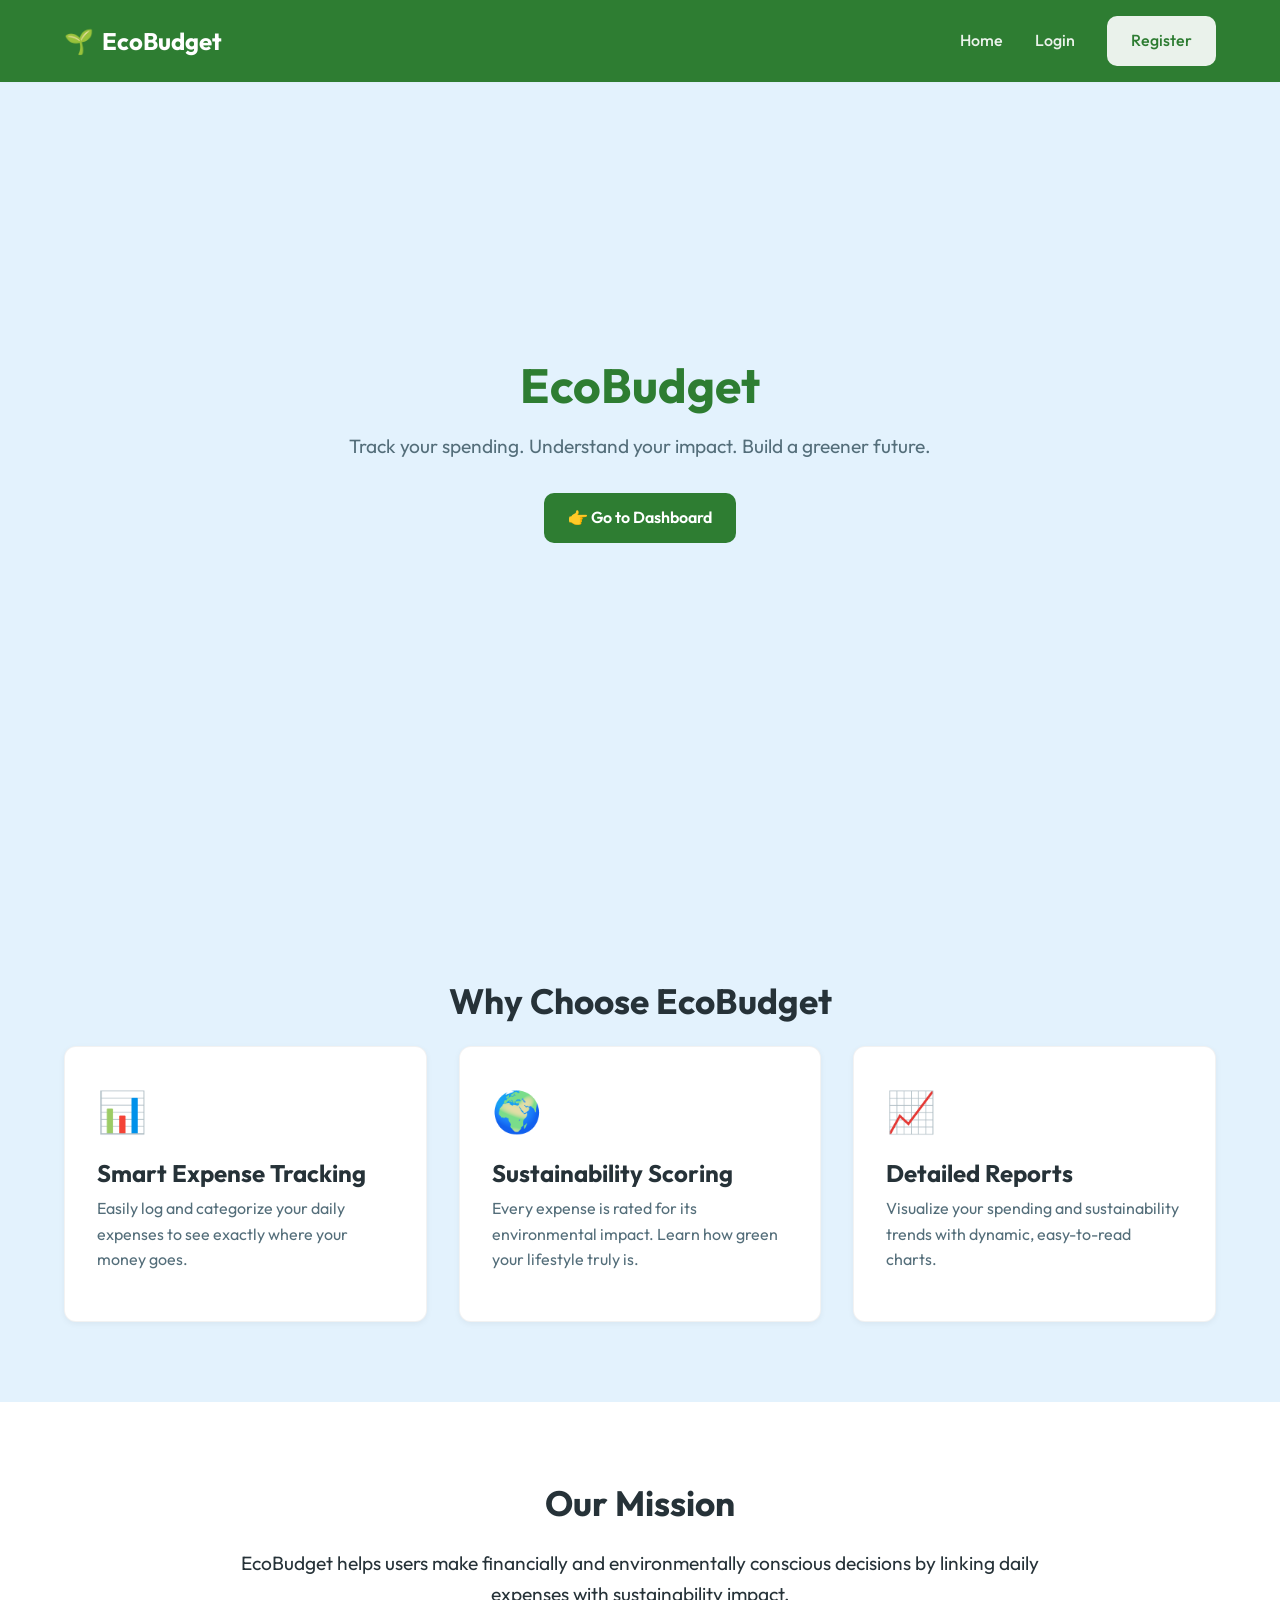
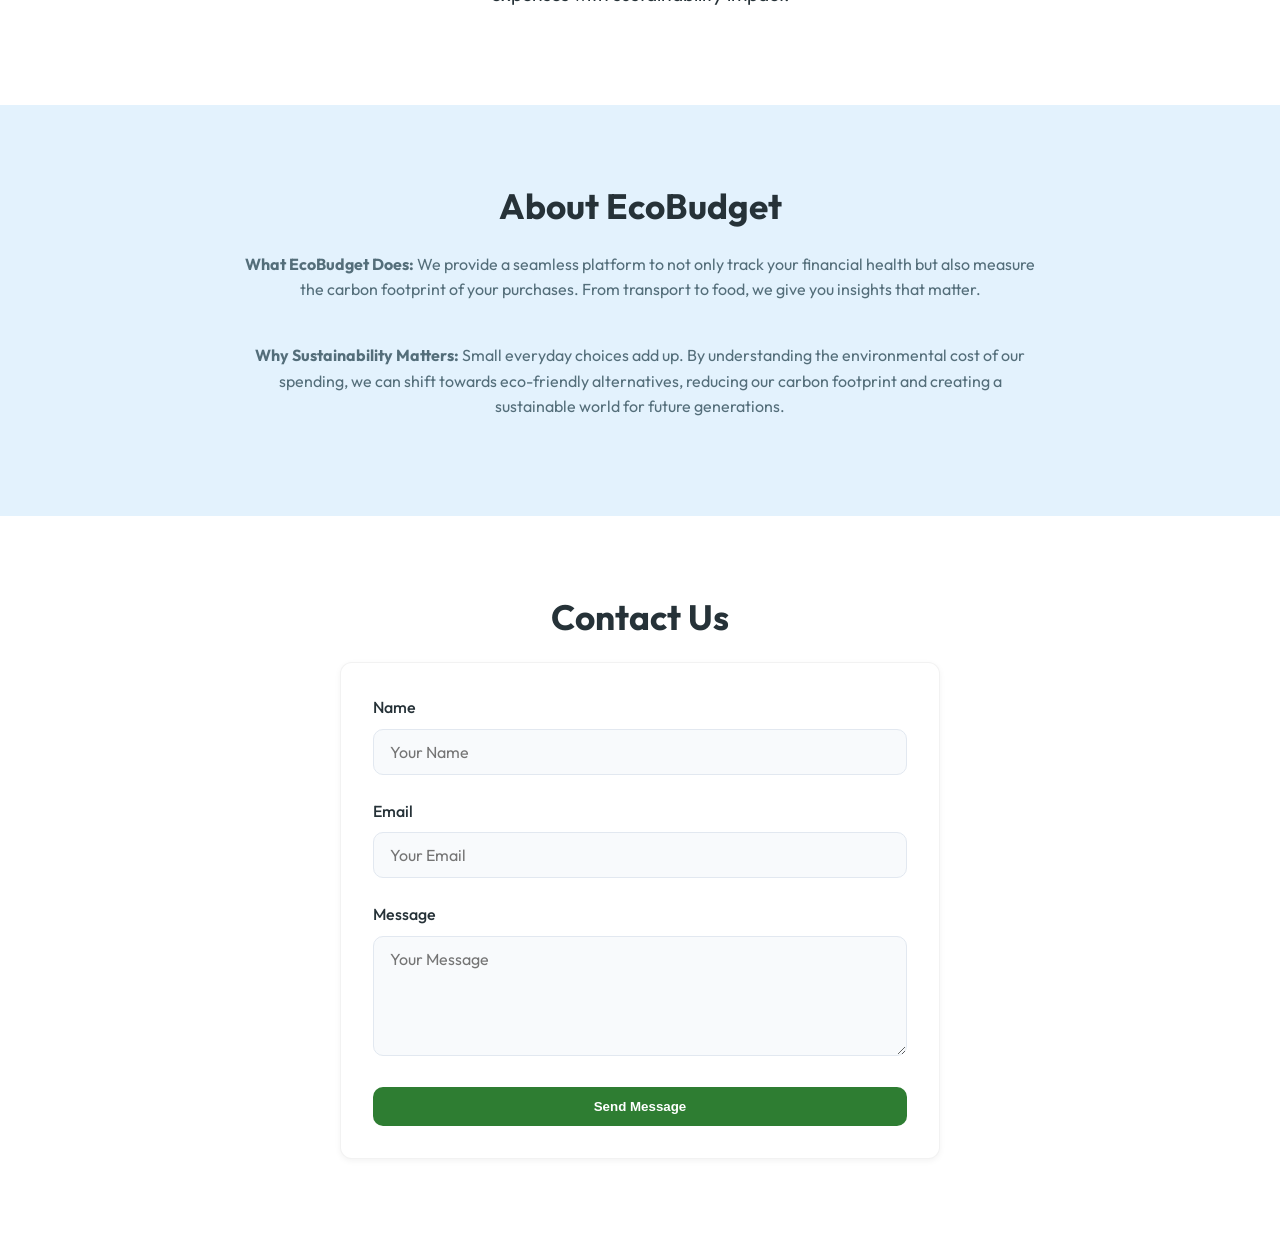
<file: Eco-Budget - progress 2/Eco-Budget - progress 2/frontend/index.html>
<!DOCTYPE html>
<html lang="en">
<head>
    <meta charset="UTF-8">
    <meta name="viewport" content="width=device-width, initial-scale=1.0">
    <title>EcoBudget - Smart Budget & Sustainability Tracker</title>
    <meta name="description" content="Track your spending. Understand your impact. Build a greener future.">
    <link rel="stylesheet" href="style.css">
</head>
<body>

    <!-- Navbar -->
    <nav class="navbar">
        <div class="logo">
            <span>🌱</span> EcoBudget
        </div>
        <div class="nav-links" id="nav-links">
            <a href="index.html">Home</a>
            <a href="login.html" id="nav-login">Login</a>
            <a href="register.html" id="nav-register" class="btn-primary">Register</a>
            <a href="dashboard.html" id="nav-dashboard" style="display:none;">Dashboard</a>
            <a href="#" id="nav-logout" class="btn-primary" style="display:none;">Logout</a>
        </div>
    </nav>

    <!-- Hero Section -->
    <section class="hero" id="home">
        <div class="container">
            <h1>EcoBudget</h1>
            <p>Track your spending. Understand your impact. Build a greener future.</p>
            <a href="dashboard.html" class="btn-primary">👉 Go to Dashboard</a>
        </div>
    </section>

    <!-- Why Choose EcoBudget Section -->
    <section id="features">
        <div class="container">
            <h2>Why Choose EcoBudget</h2>
            <div class="grid-3">
                <div class="card">
                    <span class="card-icon">📊</span>
                    <h3>Smart Expense Tracking</h3>
                    <p>Easily log and categorize your daily expenses to see exactly where your money goes.</p>
                </div>
                <div class="card">
                    <span class="card-icon">🌍</span>
                    <h3>Sustainability Scoring</h3>
                    <p>Every expense is rated for its environmental impact. Learn how green your lifestyle truly is.</p>
                </div>
                <div class="card">
                    <span class="card-icon">📈</span>
                    <h3>Detailed Reports</h3>
                    <p>Visualize your spending and sustainability trends with dynamic, easy-to-read charts.</p>
                </div>
            </div>
        </div>
    </section>

    <!-- Our Mission Section -->
    <section id="mission" style="background-color: var(--surface-color);">
        <div class="container" style="text-align: center; max-width: 800px;">
            <h2>Our Mission</h2>
            <p style="font-size: 1.2rem; color: var(--text-primary);">
                EcoBudget helps users make financially and environmentally conscious decisions by linking daily expenses with sustainability impact.
            </p>
        </div>
    </section>

    <!-- About Section -->
    <section id="about">
        <div class="container">
            <h2>About EcoBudget</h2>
            <div style="display: flex; flex-direction: column; gap: 1.5rem; max-width: 800px; margin: 0 auto; text-align: center;">
                <p>
                    <strong>What EcoBudget Does:</strong> We provide a seamless platform to not only track your financial health but also measure the carbon footprint of your purchases. From transport to food, we give you insights that matter.
                </p>
                <p>
                    <strong>Why Sustainability Matters:</strong> Small everyday choices add up. By understanding the environmental cost of our spending, we can shift towards eco-friendly alternatives, reducing our carbon footprint and creating a sustainable world for future generations.
                </p>
            </div>
        </div>
    </section>

    <!-- Contact Section -->
    <section id="contact" style="background-color: var(--surface-color);">
        <div class="container" style="max-width: 600px;">
            <h2>Contact Us</h2>
            <form class="card" onsubmit="event.preventDefault(); alert('Message sent successfully!');">
                <div class="form-group">
                    <label for="name">Name</label>
                    <input type="text" id="name" class="form-control" placeholder="Your Name" required>
                </div>
                <div class="form-group">
                    <label for="email">Email</label>
                    <input type="email" id="email" class="form-control" placeholder="Your Email" required>
                </div>
                <div class="form-group">
                    <label for="message">Message</label>
                    <textarea id="message" class="form-control" placeholder="Your Message" required></textarea>
                </div>
                <button type="submit" class="btn-primary" style="width: 100%; justify-content: center;">Send Message</button>
            </form>
        </div>
    </section>

</body>
</html>
</file>
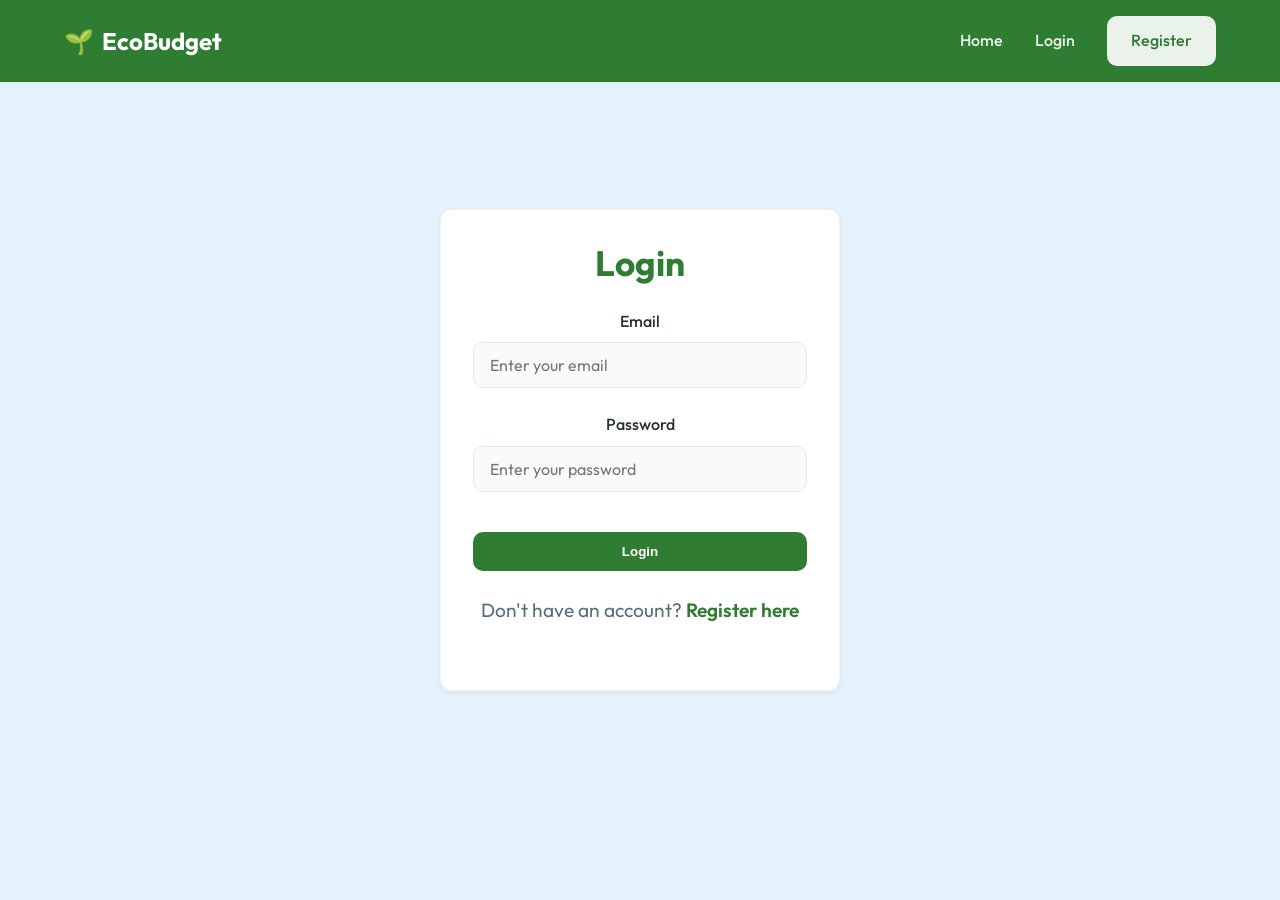
<file: Eco-Budget - progress 2/Eco-Budget - progress 2/frontend/login.html>
<!DOCTYPE html>
<html lang="en">
<head>
    <meta charset="UTF-8">
    <meta name="viewport" content="width=device-width, initial-scale=1.0">
    <title>Login - EcoBudget</title>
    <link rel="stylesheet" href="style.css">
</head>
<body>

    <!-- Navbar -->
    <nav class="navbar">
        <div class="logo">
            <span>🌱</span> EcoBudget
        </div>
        <div class="nav-links" id="nav-links">
            <a href="index.html">Home</a>
            <a href="login.html" id="nav-login">Login</a>
            <a href="register.html" id="nav-register" class="btn-primary">Register</a>
            <a href="dashboard.html" id="nav-dashboard" style="display:none;">Dashboard</a>
            <a href="#" id="nav-logout" class="btn-primary" style="display:none;">Logout</a>
        </div>
    </nav>

    <section class="hero" style="min-height: 100vh; display: flex; align-items: center; justify-content: center; padding-top: 5rem;">
        <div class="card" style="width: 100%; max-width: 400px;">
            <h2 style="text-align: center; margin-bottom: 1.5rem; color: var(--brand-primary);">Login</h2>
            <div id="login-error" style="color: var(--color-red); margin-bottom: 1rem; text-align: center; display: none;"></div>
            <form id="login-form">
                <div class="form-group">
                    <label for="login-email">Email</label>
                    <input type="email" id="login-email" class="form-control" placeholder="Enter your email" required>
                </div>
                <div class="form-group">
                    <label for="login-password">Password</label>
                    <input type="password" id="login-password" class="form-control" placeholder="Enter your password" required>
                </div>
                <button type="submit" class="btn-primary" style="width: 100%; justify-content: center; margin-top: 1rem;">Login</button>
            </form>
            <p style="text-align: center; margin-top: 1.5rem; color: var(--text-secondary);">
                Don't have an account? <a href="register.html" style="color: var(--brand-primary); font-weight: 600;">Register here</a>
            </p>
        </div>
    </section>

    <script src="script.js"></script>
</body>
</html>
</file>
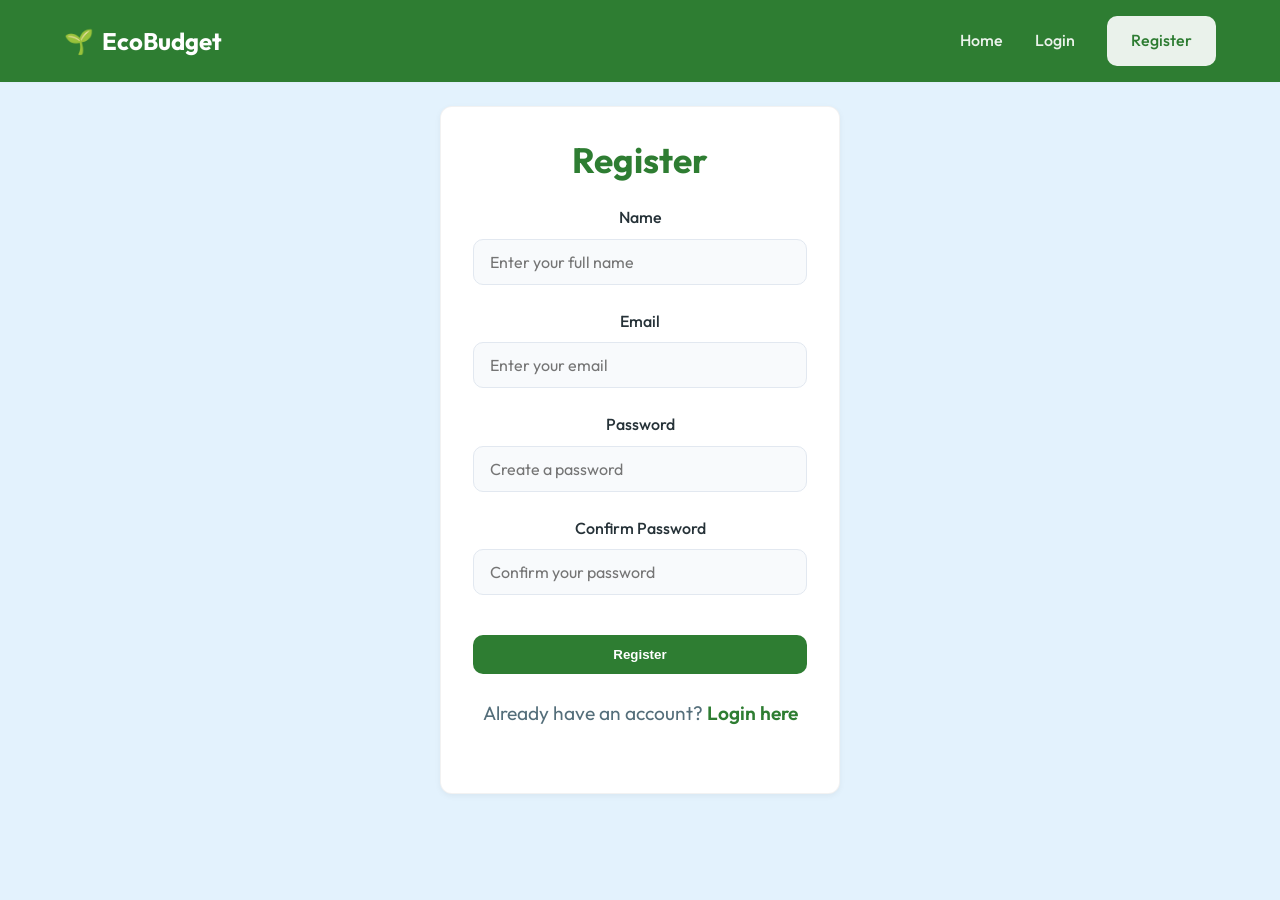
<file: Eco-Budget - progress 2/Eco-Budget - progress 2/frontend/register.html>
<!DOCTYPE html>
<html lang="en">
<head>
    <meta charset="UTF-8">
    <meta name="viewport" content="width=device-width, initial-scale=1.0">
    <title>Register - EcoBudget</title>
    <link rel="stylesheet" href="style.css">
</head>
<body>

    <!-- Navbar -->
    <nav class="navbar">
        <div class="logo">
            <span>🌱</span> EcoBudget
        </div>
        <div class="nav-links" id="nav-links">
            <a href="index.html">Home</a>
            <a href="login.html" id="nav-login">Login</a>
            <a href="register.html" id="nav-register" class="btn-primary">Register</a>
            <a href="dashboard.html" id="nav-dashboard" style="display:none;">Dashboard</a>
            <a href="#" id="nav-logout" class="btn-primary" style="display:none;">Logout</a>
        </div>
    </nav>

    <section class="hero" style="min-height: 100vh; display: flex; align-items: center; justify-content: center; padding-top: 5rem;">
        <div class="card" style="width: 100%; max-width: 400px;">
            <h2 style="text-align: center; margin-bottom: 1.5rem; color: var(--brand-primary);">Register</h2>
            <div id="register-error" style="color: var(--color-red); margin-bottom: 1rem; text-align: center; display: none;"></div>
            <form id="register-form">
                <div class="form-group">
                    <label for="reg-name">Name</label>
                    <input type="text" id="reg-name" class="form-control" placeholder="Enter your full name" required>
                </div>
                <div class="form-group">
                    <label for="reg-email">Email</label>
                    <input type="email" id="reg-email" class="form-control" placeholder="Enter your email" required>
                </div>
                <div class="form-group">
                    <label for="reg-password">Password</label>
                    <input type="password" id="reg-password" class="form-control" placeholder="Create a password" required>
                </div>
                <div class="form-group">
                    <label for="reg-confirm-password">Confirm Password</label>
                    <input type="password" id="reg-confirm-password" class="form-control" placeholder="Confirm your password" required>
                </div>
                <button type="submit" class="btn-primary" style="width: 100%; justify-content: center; margin-top: 1rem;">Register</button>
            </form>
            <p style="text-align: center; margin-top: 1.5rem; color: var(--text-secondary);">
                Already have an account? <a href="login.html" style="color: var(--brand-primary); font-weight: 600;">Login here</a>
            </p>
        </div>
    </section>

    <script src="script.js"></script>
</body>
</html>
</file>
<file: Eco-Budget - progress 2/Eco-Budget - progress 2/frontend/style.css>
@import url('https://fonts.googleapis.com/css2?family=Outfit:wght@300;400;500;600;700&display=swap');

:root {
  /* Core Colors */
  --bg-color: #E3F2FD;
  --surface-color: #FFFFFF;
  --text-primary: #263238;
  --text-secondary: #546E7A;
  
  /* Status Colors */
  --color-green: #2E7D32;
  --color-green-light: rgba(46, 125, 50, 0.1);
  --color-yellow: #F9A825;
  --color-yellow-light: rgba(249, 168, 37, 0.1);
  --color-red: #C62828;
  --color-red-light: rgba(198, 40, 40, 0.1);
  
  /* Accent Colors */
  --color-gold: #C9A227;
  --color-gold-light: #E6C76B;

  /* Primary Brand */
  --brand-primary: #2E7D32;
  --brand-primary-hover: #1B5E20;

  /* Secondary UI */
  --brand-secondary: #42A5F5;
  --brand-secondary-light: #E3F2FD;

  /* Spacing & Borders */
  --radius-md: 10px;
  --radius-lg: 12px;
  --shadow-sm: 0 1px 3px rgba(0,0,0,0.02);
  --shadow-md: 0 2px 6px rgba(0,0,0,0.05);
  --shadow-lg: 0 4px 12px rgba(0,0,0,0.08);
  --transition: all 0.3s ease;
}

* {
  margin: 0;
  padding: 0;
  box-sizing: border-box;
}

body {
  font-family: 'Outfit', sans-serif;
  background-color: var(--bg-color);
  color: var(--text-primary);
  line-height: 1.6;
}

a {
  text-decoration: none;
  color: inherit;
}

/* Typography */
h1, h2, h3, h4 {
  font-weight: 700;
  line-height: 1.2;
}

h1 { font-size: 3rem; margin-bottom: 1rem; color: var(--text-primary); }
h2 { font-size: 2.2rem; margin-bottom: 1.5rem; text-align: center; }
h3 { font-size: 1.5rem; margin-bottom: 0.5rem; }
p { color: var(--text-secondary); margin-bottom: 1rem; }

/* Navbar */
.navbar {
  position: fixed;
  top: 0;
  left: 0;
  right: 0;
  background-color: var(--brand-primary);
  display: flex;
  justify-content: space-between;
  align-items: center;
  padding: 1rem 5%;
  z-index: 1000;
  box-shadow: var(--shadow-sm);
}

.logo {
  font-size: 1.5rem;
  font-weight: 700;
  color: #FFFFFF;
  display: flex;
  align-items: center;
  gap: 0.5rem;
}

.nav-links {
  display: flex;
  gap: 2rem;
  align-items: center;
}

.nav-links a {
  font-weight: 500;
  color: #FFFFFF;
  opacity: 0.9;
  transition: var(--transition);
}

.nav-links a:hover {
  opacity: 1;
}

.btn-primary {
  background-color: var(--brand-primary);
  color: white !important;
  padding: 0.75rem 1.5rem;
  border-radius: var(--radius-md);
  font-weight: 600;
  transition: var(--transition);
  border: none;
  cursor: pointer;
  display: inline-flex;
  align-items: center;
  gap: 0.5rem;
}

.btn-secondary {
  background-color: var(--brand-secondary);
  color: white !important;
  padding: 0.75rem 1.5rem;
  border-radius: var(--radius-md);
  font-weight: 600;
  transition: var(--transition);
  border: none;
  cursor: pointer;
  display: inline-flex;
  align-items: center;
  gap: 0.5rem;
}

.navbar .btn-primary {
  background-color: #FFFFFF;
  color: var(--brand-primary) !important;
}

.navbar .btn-primary:hover {
  background-color: var(--bg-color);
  transform: translateY(-2px);
  box-shadow: var(--shadow-md);
}

.btn-primary:hover {
  background-color: var(--brand-primary-hover);
  transform: translateY(-2px);
  box-shadow: var(--shadow-md);
}

.btn-secondary:hover {
  background-color: #1E88E5; /* darker light blue */
  transform: translateY(-2px);
  box-shadow: var(--shadow-md);
}

/* Sections */
section {
  padding: 5rem 5%;
}

.container {
  max-width: 1200px;
  margin: 0 auto;
}

/* Hero Section */
.hero {
  height: 100vh;
  display: flex;
  flex-direction: column;
  justify-content: center;
  align-items: center;
  text-align: center;
  background-color: var(--bg-color);
  padding-top: 5rem;
}

.hero h1 {
  color: var(--brand-primary);
}

.hero p {
  font-size: 1.2rem;
  max-width: 600px;
  margin-bottom: 2rem;
}

/* Cards & Grids */
.grid-3 {
  display: grid;
  grid-template-columns: repeat(auto-fit, minmax(300px, 1fr));
  gap: 2rem;
}

.card {
  background-color: var(--surface-color);
  border-radius: var(--radius-lg);
  padding: 2rem;
  box-shadow: var(--shadow-md);
  transition: var(--transition);
  border: 1px solid rgba(0,0,0,0.05);
}

.card:hover {
  transform: translateY(-5px);
  box-shadow: var(--shadow-lg);
}

.card-icon {
  font-size: 2.5rem;
  margin-bottom: 1rem;
  display: inline-block;
}

/* Forms */
.form-group {
  margin-bottom: 1.5rem;
}

.form-group label {
  display: block;
  font-weight: 500;
  margin-bottom: 0.5rem;
  color: var(--text-primary);
}

.form-control {
  width: 100%;
  padding: 0.75rem 1rem;
  border: 1px solid #e2e8f0;
  border-radius: var(--radius-md);
  font-family: inherit;
  font-size: 1rem;
  transition: var(--transition);
  background-color: #f8fafc;
}

.form-control:focus {
  outline: none;
  border-color: var(--brand-primary);
  box-shadow: 0 0 0 3px rgba(5, 150, 105, 0.1);
  background-color: white;
}

textarea.form-control {
  resize: vertical;
  min-height: 120px;
}

/* Dashboard Layout */
.dashboard-layout {
  display: grid;
  grid-template-columns: 300px 1fr;
  gap: 2rem;
  margin-top: 4rem;
  padding: 3rem 5%;
  background-color: var(--bg-color);
  min-height: calc(100vh - 4rem);
}

@media (max-width: 900px) {
  .dashboard-layout {
    grid-template-columns: 1fr;
  }
}

/* Summary Cards (Dashboard) */
.summary-grid {
  display: grid;
  grid-template-columns: repeat(auto-fit, minmax(200px, 1fr));
  gap: 1.5rem;
  margin-bottom: 2rem;
}

.summary-card {
  background: white;
  padding: 1.5rem;
  border-radius: var(--radius-lg);
  box-shadow: var(--shadow-md);
  display: flex;
  flex-direction: column;
  position: relative;
  overflow: hidden;
}

.summary-card::before {
  content: '';
  position: absolute;
  top: 0;
  left: 0;
  width: 4px;
  height: 100%;
  background-color: var(--brand-primary);
}

.summary-card.income::before { background-color: var(--color-green); }
.summary-card.expense::before { background-color: var(--color-red); }
.summary-card.balance::before { background-color: var(--color-yellow); }
.summary-card.score::before { background-color: var(--brand-primary); }

.summary-title {
  color: var(--text-secondary);
  font-size: 0.875rem;
  font-weight: 600;
  text-transform: uppercase;
  letter-spacing: 0.5px;
}

.summary-value {
  font-size: 2rem;
  font-weight: 700;
  color: var(--text-primary);
  margin-top: 0.5rem;
}

/* Badges */
.badge {
  display: inline-block;
  padding: 0.25rem 0.75rem;
  border-radius: 999px;
  font-size: 0.875rem;
  font-weight: 600;
}

.badge-green { background-color: var(--color-green-light); color: var(--color-green); }
.badge-yellow { background-color: var(--color-yellow-light); color: var(--color-yellow); }
.badge-red { background-color: var(--color-red-light); color: var(--color-red); }
.badge-gold { background-color: var(--color-gold-light); color: var(--color-gold); }

/* Progress Bar */
.progress-container {
  width: 100%;
  height: 12px;
  background-color: #e2e8f0;
  border-radius: 999px;
  overflow: hidden;
  margin-top: 1rem;
}

.progress-bar {
  height: 100%;
  border-radius: 999px;
  transition: width 0.5s ease-in-out, background-color 0.5s ease;
  width: 50%; /* Default */
  background-color: var(--color-yellow);
}

/* Charts Section */
.charts-grid {
  display: grid;
  grid-template-columns: 1fr 1fr;
  gap: 1.5rem;
  margin-bottom: 2rem;
}

@media (max-width: 768px) {
  .charts-grid {
    grid-template-columns: 1fr;
  }
}

.chart-container {
  background: white;
  padding: 1.5rem;
  border-radius: var(--radius-lg);
  box-shadow: var(--shadow-md);
  height: 300px;
  display: flex;
  align-items: center;
  justify-content: center;
}

/* Insights & Suggestions */
.insight-message {
  background-color: #f0f9ff;
  border-left: 4px solid #0ea5e9;
  padding: 1rem 1.5rem;
  border-radius: var(--radius-md);
  margin-bottom: 1rem;
  display: flex;
  align-items: center;
  gap: 1rem;
}

.suggestion-message {
  background-color: var(--color-green-light);
  border-left: 4px solid var(--color-green);
  padding: 1rem 1.5rem;
  border-radius: var(--radius-md);
  margin-bottom: 1rem;
  display: flex;
  align-items: center;
  gap: 1rem;
}

.recent-expenses {
  margin-top: 2rem;
}

.expense-item {
  display: flex;
  justify-content: space-between;
  align-items: center;
  padding: 1rem;
  border-bottom: 1px solid #e2e8f0;
}

.expense-item:last-child {
  border-bottom: none;
}

.expense-info h4 {
  margin-bottom: 0.25rem;
}

.expense-info p {
  margin-bottom: 0;
  font-size: 0.875rem;
}

.expense-amount {
  font-weight: 700;
}
</file>
